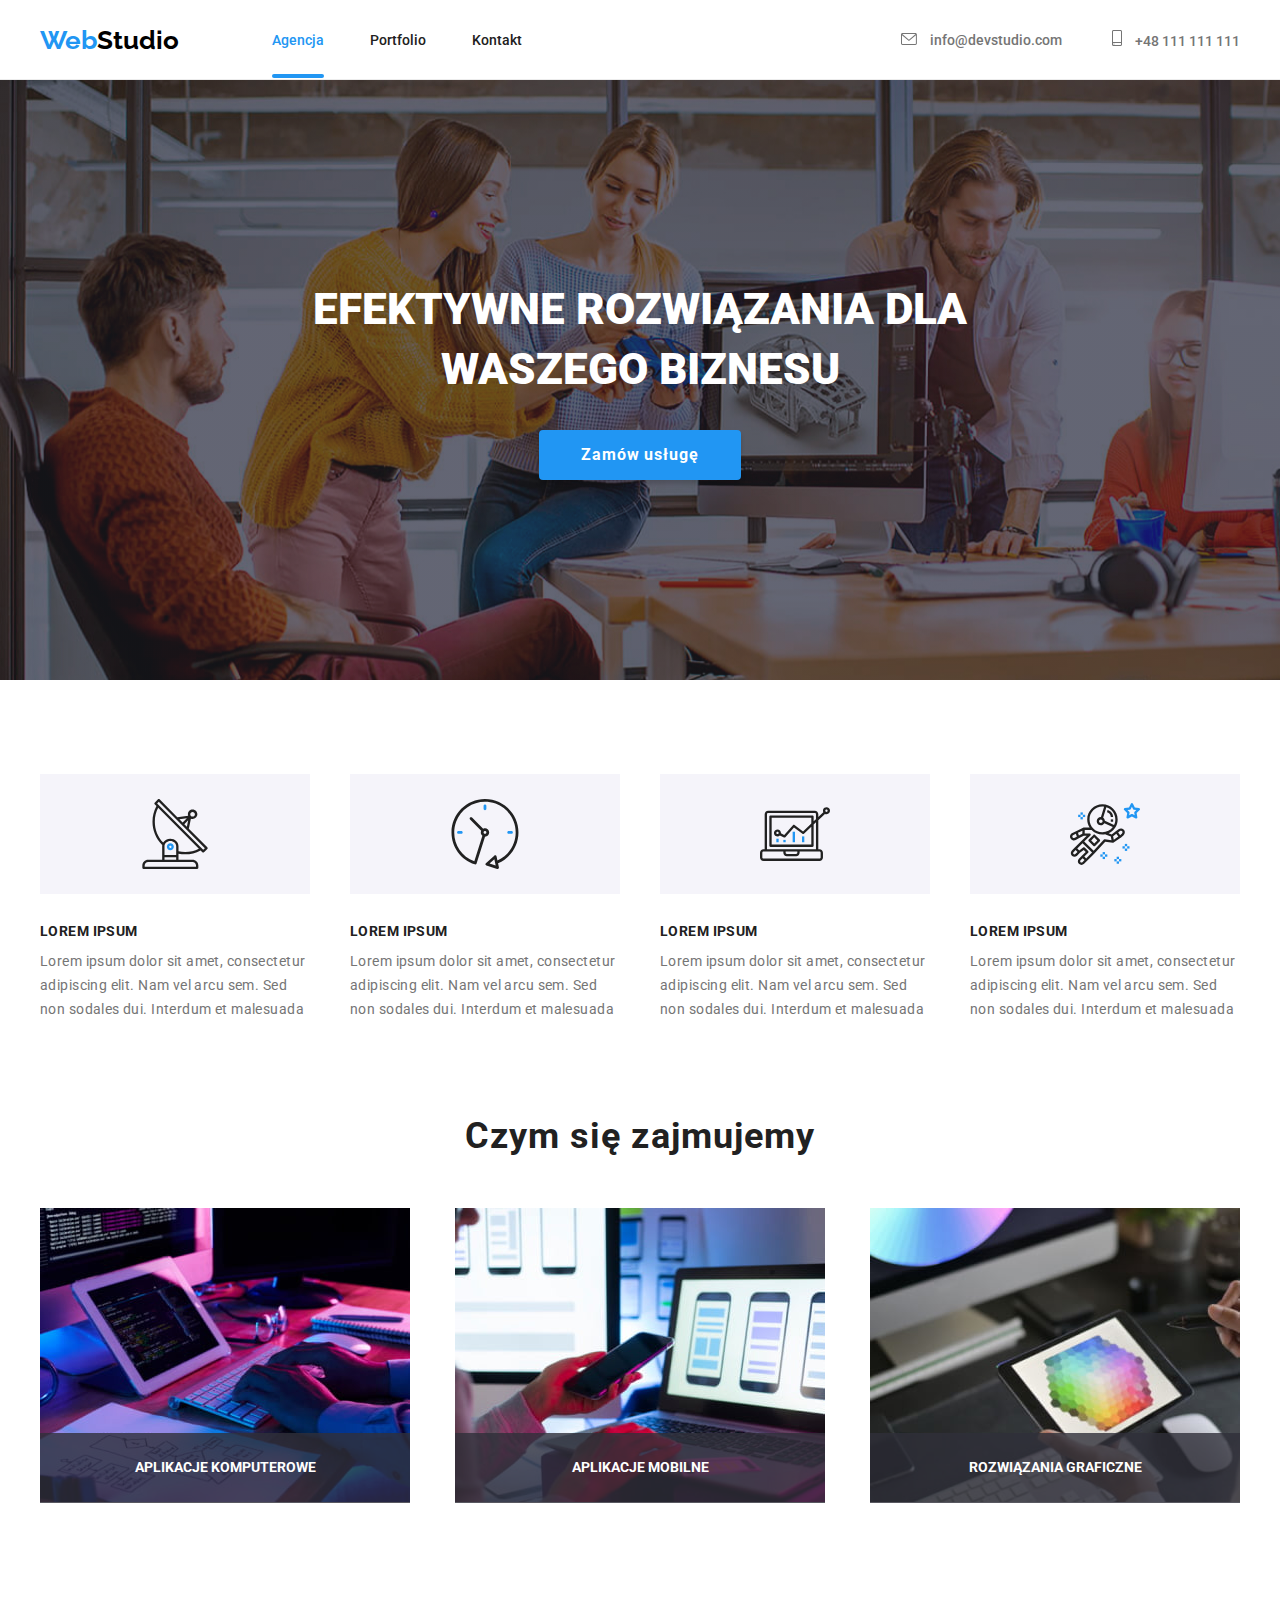
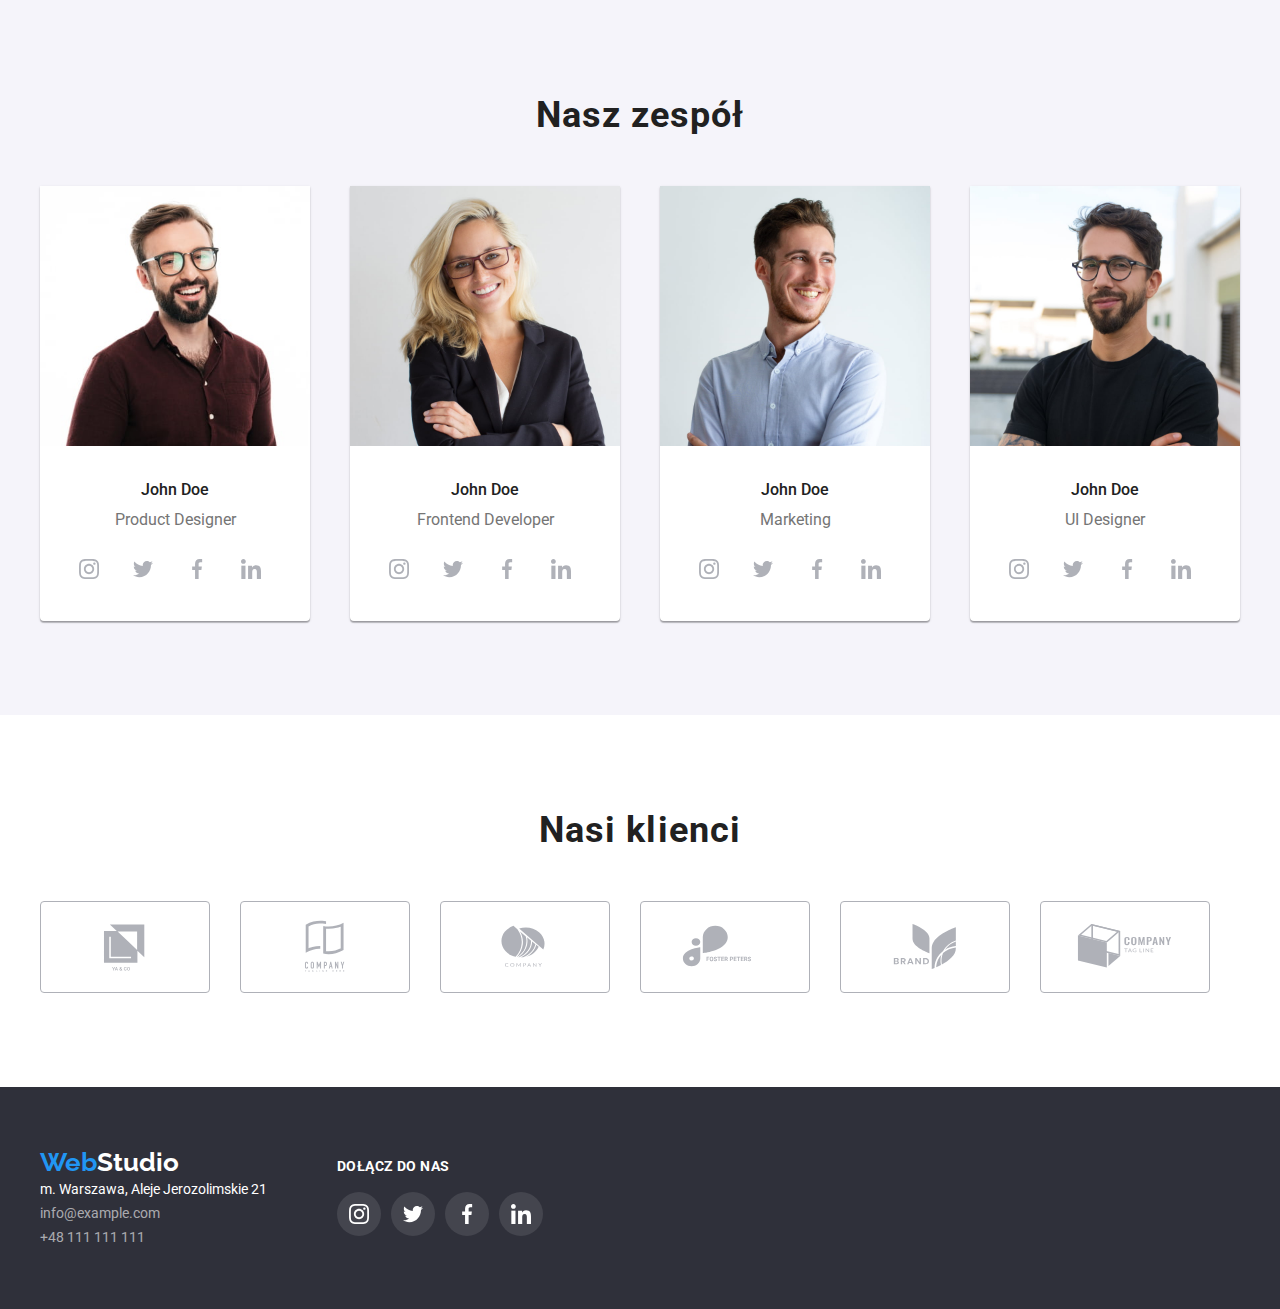
<file: index.html>
<!DOCTYPE html>
<html lang="pl">
  <head>
    <link
    rel="stylesheet"
    href="https://cdnjs.cloudflare.com/ajax/libs/modern-normalize/1.0.0/modern-normalize.min.css"
    />
    <meta charset="utf-8" />
    <meta http-equiv="x-ua-compatible" content="ie=edge" />
    <meta name="viewport" content="width=device-width, initial-scale=1.0" />
    <link rel="stylesheet" href="./css/styles.css" />
    <link rel="preconnect" href="https://fonts.googleapis.com" />
    <link rel="preconnect" href="https://fonts.gstatic.com" crossorigin />
    <link
      href="https://fonts.googleapis.com/css2?family=Raleway:wght@700&family=Roboto:ital,wght@0,400;0,500;0,700;0,900;1,400;1,500;1,700;1,900&display=swap"
      rel="stylesheet"
    />
    <title>WebStudio</title>
  </head>

  <body>
    <!-- Header -->
    <header class="header">
      <div class="container">
        <div class="header-menu">
          <div class="header-menu-items">
            <a
              class="link-webstudio"
              href="https://vigab.github.io/goit-markup-hw-05/"
            >
              <h2 class="web">Web<span class="studio">Studio</span></h2>
            </a>
            <nav>
              <ul class="header-menu-items-nav">
                <li>
                  <a class="header-menu-items-nav-link current" href="index.html">Agencja</a>
                </li>
                <li>
                  <a class="header-menu-items-nav-link" href="portfolio.html">Portfolio</a>
                </li>
                <li>
                  <a class="header-menu-items-nav-link" href="kontakt.html">Kontakt</a>
                </li>
              </ul>
              </div>
            </nav>
            <ul class="header-menu-items-contact">
              <li>
                <a class="header-menu-items-contact-link" href="mailto:info@devstudio.com">
                  <svg class="contact-icon" width="16px" height="12px">
                    <use href="./images/icons.svg#icon-email"></use>
                  </svg>
                info@devstudio.com</a>
              </li>
              <li>
                <a class="header-menu-items-contact-link" href="tel:+48111111111"
                  >
                  <svg class="contact-icon" width="10px" height="16px">
                    <use href="./images/icons.svg#icon-tel"></use>
                  </svg>
                  +48 111 111 111</a
                >
              </li>
            </ul>
        </div>
      </div>
    </header>
    <main>
      <!-- Section Title -->
      <section class="section-title section">
        <div class="container">
          <h1 class="title-main">EFEKTYWNE ROZWIĄZANIA DLA WASZEGO BIZNESU</h1>
          <button type="button" class="button-main" data-modal-open>Zamów usługę
          </button>
        </div>
      </section>
      <!-- Section Info -->
      <section class="section section-assets">
        <div class="container">
          <ul class="section-info">
            <li class="section-info-container">
              <div class="section-info-icon">
                <svg class="icon" width="70" height="70">
                  <use href="./images/icons.svg#icon-antenna"></use>
                </svg>
              </div>
              <h3 class="section-info-title">LOREM IPSUM</h3>
              <p class="section-info-title-text">
                Lorem ipsum dolor sit amet, consectetur adipiscing elit. Nam vel
                arcu sem. Sed non sodales dui. Interdum et malesuada
              </p>
            </li>
            <li class="section-info-container">
              <div class="section-info-icon">
                <svg class="icon" width="70" height="70">
                  <use href="./images/icons.svg#icon-clock"></use>
                </svg>
              </div>
              <h3 class="section-info-title">LOREM IPSUM</h3>
              <p class="section-info-title-text">
                Lorem ipsum dolor sit amet, consectetur adipiscing elit. Nam vel
                arcu sem. Sed non sodales dui. Interdum et malesuada
              </p>
            </li>
            <li class="section-info-container">
              <div class="section-info-icon">
                <svg class="icon" width="70" height="70">
                  <use href="./images/icons.svg#icon-diagram"></use>
                </svg>
              </div>
              <h3 class="section-info-title">LOREM IPSUM</h3>
              <p class="section-info-title-text">
                Lorem ipsum dolor sit amet, consectetur adipiscing elit. Nam vel
                arcu sem. Sed non sodales dui. Interdum et malesuada
              </p>
            </li>
            <li class="section-info-container">
              <div class="section-info-icon">
                <svg class="icon" width="70" height="70">
                  <use href="./images/icons.svg#icon-astronaut"></use>
                </svg>
              </div>
              <h3 class="section-info-title">LOREM IPSUM</h3>
              <p class="section-info-title-text">
                Lorem ipsum dolor sit amet, consectetur adipiscing elit. Nam vel
                arcu sem. Sed non sodales dui. Interdum et malesuada
              </p>
            </li>
          </ul>
        </div>
      </section>
      <!-- Section What we do -->
      <section class="section">
        <div class="container">
          <h2 class="title-section">Czym się zajmujemy</h2>
          <ul class="title-section-list">
            <li class="title-section-list-item">
              <img
                src="./images/1up.jpg"
                alt="praca przy komputerze 1"
                width="370"
                height="294"
              />
              <p class="title-section-list-item-addon">Aplikacje Komputerowe</p>
            </li>
            <li class="title-section-list-item">
              <img
                src="./images/2up.jpg"
                alt="praca przy komputerze 2"
                width="370"
                height="294"
              />
              <p class="title-section-list-item-addon">Aplikacje Mobilne</p>
            </li>
            <li class="title-section-list-item">
              <img
                src="./images/3up.jpg"
                alt="praca przy komputerze 3"
                width="370"
                height="294"
              />
              <p class="title-section-list-item-addon">Rozwiązania Graficzne</p>
            </li>
          </ul>
        </div>
      </section>
      <!-- Section Our Team-->
      <section class="our-team section">
        <div class="container">
          <h2 class="title-section">Nasz zespół</h2>
          <ul class="our-team-list">
            <li class="our-team-list-item">
              <figure class="our-team-image">
                <img
                  src="./images/1down.jpg"
                  alt="pracownik 1"
                  width="270"
                  height="260"
                />
                <figcaption>
                  <h4 class="name">John Doe</h4>
                  <p class="occupation">Product Designer</p>
                  <ul class="our-team-icons-list">
                    <li>
                      <a class="our-team-icons-item" href="">
                        <svg class="social-icon" width="20" height="20">
                          <use
                            href="./images/icons.svg#icon-instagram"
                          ></use>
                        </svg>
                      </a>
                    </li>
                    <li>
                      <a class="our-team-icons-item" href="">
                        <svg class="social-icon" width="20" height="20">
                          <use
                            href="./images/icons.svg#icon-twitter"
                          ></use>
                        </svg>
                      </a>
                    </li>
                    <li>
                      <a class="our-team-icons-item" href="">
                        <svg class="social-icon" width="20" height="20">
                          <use
                            href="./images/icons.svg#icon-facebook"
                          ></use>
                        </svg>
                      </a>
                    </li>
                    <li>
                      <a class="our-team-icons-item" href="">
                        <svg class="social-icon" width="20" height="20">
                          <use
                            href="./images/icons.svg#icon-linkedin"
                          ></use>
                        </svg>
                      </a>
                    </li>
                  </ul>
                </figcaption>
              </figure>
            </li>
            <li class="our-team-list-item">
              <figure class="our-team-image">
                <img
                  src="./images/2down.jpg"
                  alt="pracownik 2"
                  width="270"
                  height="260"
                />
                <figcaption>
                  <h4 class="name">John Doe</h4>
                  <p class="occupation">Frontend Developer</p>
                  <ul class="our-team-icons-list">
                    <li>
                      <a class="our-team-icons-item" href="">
                        <svg class="social-icon" width="20" height="20">
                          <use
                            href="./images/icons.svg#icon-instagram"
                          ></use>
                        </svg>
                      </a>
                    </li>
                    <li>
                      <a class="our-team-icons-item" href="">
                        <svg class="social-icon" width="20" height="20">
                          <use
                            href="./images/icons.svg#icon-twitter"
                          ></use>
                        </svg>
                      </a>
                    </li>
                    <li>
                      <a class="our-team-icons-item" href="">
                        <svg class="social-icon" width="20" height="20">
                          <use
                            href="./images/icons.svg#icon-facebook"
                          ></use>
                        </svg>
                      </a>
                    </li>
                    <li>
                      <a class="our-team-icons-item" href="">
                        <svg class="social-icon" width="20" height="20">
                          <use
                            href="./images/icons.svg#icon-linkedin"
                          ></use>
                        </svg>
                      </a>
                    </li>
                  </ul>
                </figcaption>
              </figure>
            </li>
            <li class="our-team-list-item">
              <figure class="our-team-image">
                <img
                  src="./images/3down.jpg"
                  alt="pracownik 3"
                  width="270"
                  height="260"
                />
                <figcaption>
                  <h4 class="name">John Doe</h4>
                  <p class="occupation">Marketing</p>
                  <ul class="our-team-icons-list">
                    <li>
                      <a class="our-team-icons-item" href="">
                        <svg class="social-icon" width="20" height="20">
                          <use
                            href="./images/icons.svg#icon-instagram"
                          ></use>
                        </svg>
                      </a>
                    </li>
                    <li>
                      <a class="our-team-icons-item" href="">
                        <svg class="social-icon" width="20" height="20">
                          <use
                            href="./images/icons.svg#icon-twitter"
                          ></use>
                        </svg>
                      </a>
                    </li>
                    <li>
                      <a class="our-team-icons-item" href="">
                        <svg class="social-icon" width="20" height="20">
                          <use
                            href="./images/icons.svg#icon-facebook"
                          ></use>
                        </svg>
                      </a>
                    </li>
                    <li>
                      <a class="our-team-icons-item" href="">
                        <svg class="social-icon" width="20" height="20">
                          <use
                            href="./images/icons.svg#icon-linkedin"
                          ></use>
                        </svg>
                      </a>
                    </li>
                  </ul>
                </figcaption>
              </figure>
            </li>
            <li class="our-team-list-item">
              <figure class="our-team-image">
                <img
                  src="./images/4down.jpg"
                  alt="pracownik 4"
                  width="270"
                  height="260"
                />
                <figcaption>
                  <h4 class="name">John Doe</h4>
                  <p class="occupation">UI Designer</p>
                  <ul class="our-team-icons-list">
                    <li>
                      <a class="our-team-icons-item" href="">
                        <svg class="social-icon" width="20" height="20">
                          <use
                            href="./images/icons.svg#icon-instagram"
                          ></use>
                        </svg>
                      </a>
                    </li>
                    <li>
                      <a class="our-team-icons-item" href="">
                        <svg class="social-icon" width="20" height="20">
                          <use
                            href="./images/icons.svg#icon-twitter"
                          ></use>
                        </svg>
                      </a>
                    </li>
                    <li>
                      <a class="our-team-icons-item" href="">
                        <svg class="social-icon" width="20" height="20">
                          <use
                            href="./images/icons.svg#icon-facebook"
                          ></use>
                        </svg>
                      </a>
                    </li>
                    <li>
                      <a class="our-team-icons-item" href="">
                        <svg class="social-icon" width="20" height="20">
                          <use
                            href="./images/icons.svg#icon-linkedin"
                          ></use>
                        </svg>
                      </a>
                    </li>
                  </ul>
                </figcaption>
              </figure>
            </li>
          </ul>
        </div>
      </section>
      <!-- Section Our Clients-->
      <section class="our-customers section">
        <div class="container">
          <h2 class="title-section">Nasi klienci</h2>
          <ul class="our-customers-list">
            <li>
              <a class="our-customers-item">
                <svg class="customers-icon" width="106" height="60">
                  <use href="./images/icons.svg#icon-logo1"></use>
                </svg>
              </a>
            </li>
            <li>
              <a class="our-customers-item">
                <svg class="customers-icon" width="106" height="60">
                  <use href="./images/icons.svg#icon-logo2"></use>
                </svg>
              </a>
            </li>
            <li>
              <a class="our-customers-item">
                <svg class="customers-icon" width="106" height="60">
                  <use href="./images/icons.svg#icon-logo3"></use>
                </svg>
              </a>
            </li>
            <li>
              <a class="our-customers-item">
                <svg class="customers-icon" width="106" height="60">
                  <use href="./images/icons.svg#icon-logo4"></use>
                </svg>
              </a>
            </li>
            <li>
              <a class="our-customers-item">
                <svg class="customers-icon" width="106" height="60">
                  <use href="./images/icons.svg#icon-logo5"></use>
                </svg>
              </a>
            </li>
            <li>
              <a class="our-customers-item">
                <svg class="customers-icon" width="106" height="60">
                  <use href="./images/icons.svg#icon-logo6"></use>
                </svg>
              </a>
            </li>
          </ul>
        </div>
      </section>
    </main>
    <!-- Footer -->
    <footer class="footer">
      <div class="container">
        <div class="footer-flex">
        <div class="footer-left">
        <a class="link-webstudio" href="https://vigab.github.io/goit-markup-hw-03/">
          <h2 class="footer-web">Web<span class="footer-studio">Studio</span></h2>
        </a>
        <address>
          <ul>
            <li>
              <p class="footer-address">m. Warszawa, Aleje Jerozolimskie 21</p>
            </li>
            <li>
              <a class="footer-contact" href="info@example.com"
                >info@example.com</a
              >
            </li>
            <li>
              <a class="footer-contact" href="tel:+48111111111"
                >+48 111 111 111</a
              >
            </li>
          </ul>
        </address>
        </div>
        <div class="footer-right">
          <h6 class="join-us">DOŁĄCZ DO NAS</h6>
          <ul class="footer-social-list">
            <li>
              <a href="" class="footer-social-list-item">
                <svg class="social-icon" width="20" height="20">
                  <use href="./images/icons.svg#icon-instagram"></use>
                </svg>
              </a>
            </li>
            <li>
              <a href="" class="footer-social-list-item">
                <svg class="social-icon" width="20" height="20">
                  <use href="./images/icons.svg#icon-twitter"></use>
                </svg>
              </a>
            </li>
            <li>
              <a href="" class="footer-social-list-item">
                <svg class="social-icon" width="20" height="20">
                  <use href="./images/icons.svg#icon-facebook"></use>
                </svg>
              </a>
            </li>
            <li>
              <a href="" class="footer-social-list-item">
                <svg class="social-icon" width="20" height="20">
                  <use href="./images/icons.svg#icon-linkedin"></use>
                </svg>
              </a>
            </li>
          </ul>
        </div>
        </div>
      </div>
    </footer>
    <!-- Modal-->
    <div class="backdrop is-hidden" data-modal>
      <div class="modal">
        <button type="button" class="close-btn" data-modal-close>X</button>
      </div>
    </div>
    <script src="./js/modal.js"></script>
  </body>
</html>
</file>
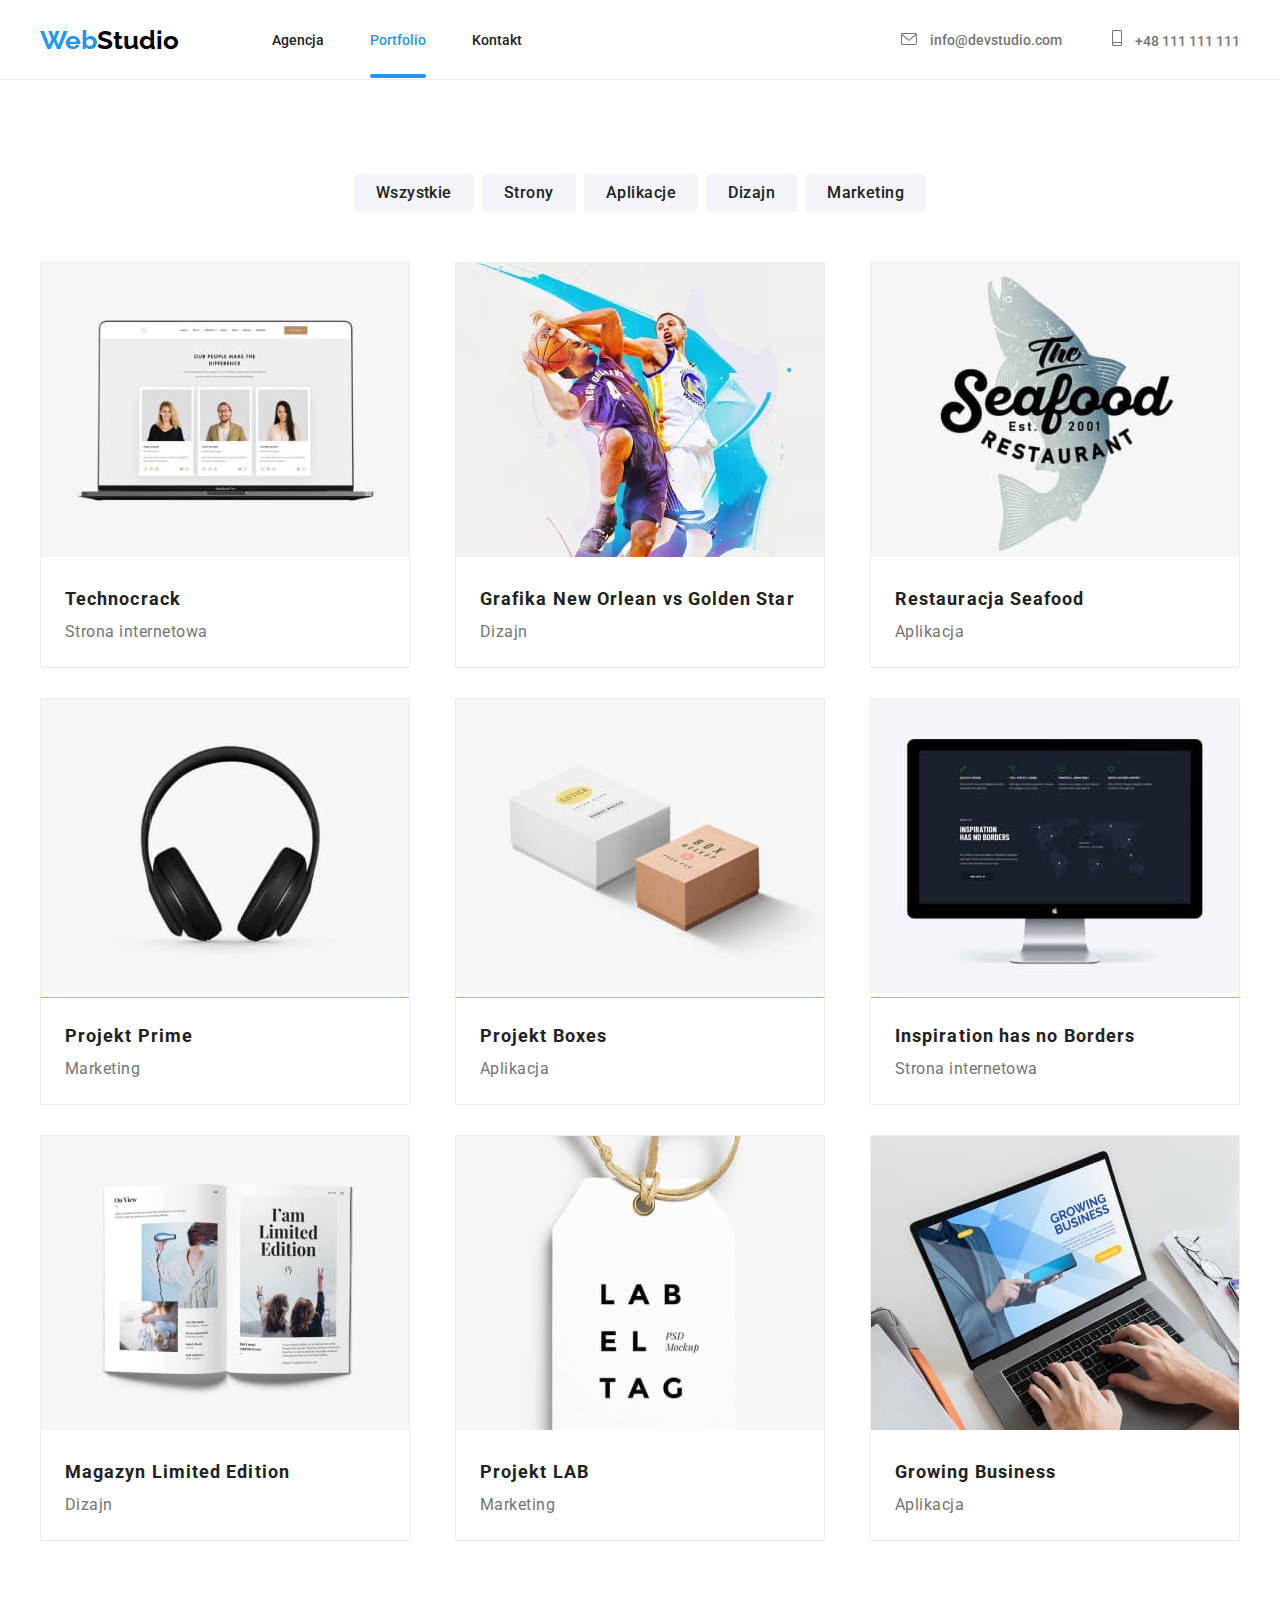
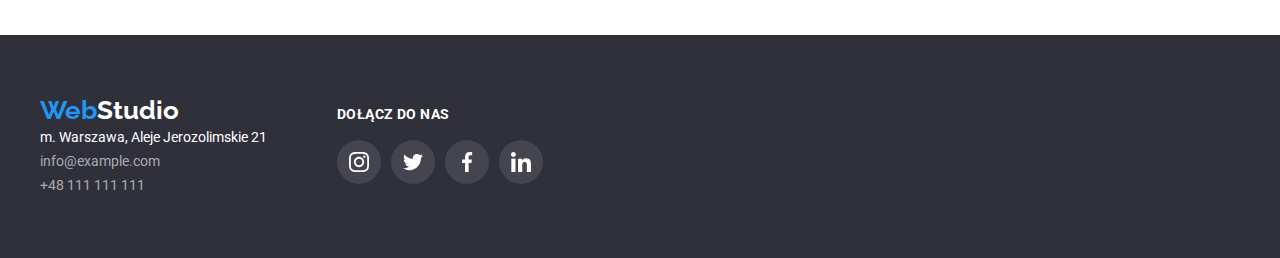
<file: portfolio.html>
<!DOCTYPE html>
<html lang="pl">
  <head>
    <link
    rel="stylesheet"
    href="https://cdnjs.cloudflare.com/ajax/libs/modern-normalize/1.0.0/modern-normalize.min.css"
    />
    <meta charset="utf-8" />
    <meta http-equiv="x-ua-compatible" content="ie=edge" />
    <meta name="viewport" content="width=device-width, initial-scale=1.0" />
    <link rel="stylesheet" href="./css/styles.css" />
    <link rel="preconnect" href="https://fonts.googleapis.com" />
    <link rel="preconnect" href="https://fonts.gstatic.com" crossorigin />
    <link
      href="https://fonts.googleapis.com/css2?family=Raleway:wght@700&family=Roboto:ital,wght@0,400;0,500;0,700;0,900;1,400;1,500;1,700;1,900&display=swap"
      rel="stylesheet"
    />
    <title>WebStudio</title>
  </head>

  <body>
    <!-- Header -->
    <header class="header">
      <div class="container">
        <div class="header-menu">
          <div class="header-menu-items">
            <a
              class="link-webstudio"
              href="https://vigab.github.io/goit-markup-hw-05/"
            >
              <h2 class="web">Web<span class="studio">Studio</span></h2>
            </a>
            <nav>
              <ul class="header-menu-items-nav">
                <li>
                  <a class="header-menu-items-nav-link" href="index.html">Agencja</a>
                </li>
                <li>
                  <a class="header-menu-items-nav-link current" href="portfolio.html">Portfolio</a>
                </li>
                <li>
                  <a class="header-menu-items-nav-link" href="kontakt.html">Kontakt</a>
                </li>
              </ul>
              </div>
            </nav>
            <ul class="header-menu-items-contact">
              <li>
                <a class="header-menu-items-contact-link" href="mailto:info@devstudio.com">
                  <svg class="contact-icon" width="16px" height="12px">
                    <use href="./images/icons.svg#icon-email"></use>
                  </svg>
                info@devstudio.com</a>
              </li>
              <li>
                <a class="header-menu-items-contact-link" href="tel:+48111111111"
                  >
                  <svg class="contact-icon" width="10px" height="16px">
                    <use href="./images/icons.svg#icon-tel"></use>
                  </svg>
                  +48 111 111 111</a
                >
              </li>
            </ul>
        </div>
      </div>
    </header>
    <main>
      <!-- Section Portfolio Buttons -->
      <section class="portfolio-buttons section">
        <div class="container">
          <ul class="portfolio-buttons-list">
            <li class="portfolio-buttons-list-item">
              <button type="button" class="button-portfolio">
                <span class="button-portfolio-text">Wszystkie</span>
              </button>
            </li>
            <li class="portfolio-buttons-list-item">
              <button type="button" class="button-portfolio">
                <span class="button-portfolio-text">Strony</span>
              </button>
            </li>
            <li class="portfolio-buttons-list-item">
              <button type="button" class="button-portfolio">
                <span class="button-portfolio-text">Aplikacje</span>
              </button>
            </li>
            <li class="portfolio-buttons-list-item">
              <button type="button" class="button-portfolio">
                <span class="button-portfolio-text">Dizajn</span>
              </button>
            </li>
            <li class="portfolio-buttons-list-item">
              <button type="button" class="button-portfolio">
                <span class="button-portfolio-text">Marketing</span>
              </button>
            </li>
          </ul>
        </div>
      </section>
      <!-- Section Portfolio Projects -->
      <section class="portfolio-projects section"> 
        <div class="container">
          <ul class="portfolio-projects-list">
            <li class="portfolio-projects-list-item">
              <div class="portfolio-div">
              <figure class="portfolio-projects-image">
                <img
                  src="./images/technocrack.jpg"
                  alt="projekt strony internetowej"
                  width="370"
                  height="294"
                />
                <div class="portfolio-overlay">
                  <p class="portfolio-projects-text">
                    Technocrack jest popularną platformą wykorzystywaną do rozpowrzechniania
                    koronawirusa. Firmy wykorzustuję tę platformę do celów szpiegowskich
                    i ataków na niezabezpieczone serwery konkurencji
                  </p>
                </div>
              </div>
                <figcaption class="portfolio-projects-caption">
                  <h4 class="portfolio-name">Technocrack</h4>
                  <p class="affiliation">Strona internetowa</p>
                </figcaption>
              </figure>
            </li>
            <li class="portfolio-projects-list-item">
              <div class="portfolio-div">
              <figure class="portfolio-projects-image">
                <img
                  src="./images/grafika-new-orlean.jpg"
                  alt="zawodnicy koszykówki"
                  width="370"
                  height="294"
                />
                <div class="portfolio-overlay">
                  <p class="portfolio-projects-text">
                    Technocrack jest popularną platformą wykorzystywaną do rozpowrzechniania
                    koronawirusa. Firmy wykorzustuję tę platformę do celów szpiegowskich
                    i ataków na niezabezpieczone serwery konkurencji
                  </p>
                </div>
              </div>
                <figcaption class="portfolio-projects-caption">
                  <h4 class="portfolio-name">
                    Grafika New Orlean vs Golden Star
                  </h4>
                  <p class="affiliation">Dizajn</p>
                </figcaption>
              </figure>
            </li>
            <li class="portfolio-projects-list-item">
              <div class="portfolio-div">
              <figure class="portfolio-projects-image">
                <img
                  src="./images/restauracja-apka.jpg"
                  alt="logo restauracji"
                  width="370"
                  height="294"
                />
                <div class="portfolio-overlay">
                  <p class="portfolio-projects-text">
                    Technocrack jest popularną platformą wykorzystywaną do rozpowrzechniania
                    koronawirusa. Firmy wykorzustuję tę platformę do celów szpiegowskich
                    i ataków na niezabezpieczone serwery konkurencji
                  </p>
                </div>
              </div>
                <figcaption class="portfolio-projects-caption">
                  <h4 class="portfolio-name">Restauracja Seafood</h4>
                  <p class="affiliation">Aplikacja</p>
                </figcaption>
              </figure>
            </li>
            <li class="portfolio-projects-list-item">
              <div class="portfolio-div">
              <figure class="portfolio-projects-image">
                <img
                  src="./images/projekt-prime.jpg"
                  alt="słuchawki"
                  width="370"
                  height="294"
                />
                <div class="portfolio-overlay">
                  <p class="portfolio-projects-text">
                    Technocrack jest popularną platformą wykorzystywaną do rozpowrzechniania
                    koronawirusa. Firmy wykorzustuję tę platformę do celów szpiegowskich
                    i ataków na niezabezpieczone serwery konkurencji
                  </p>
                </div>
              </div>
                <figcaption class="portfolio-projects-caption">
                  <h4 class="portfolio-name">Projekt Prime</h4>
                  <p class="affiliation">Marketing</p>
                </figcaption>
              </figure>
            </li>
            <li class="portfolio-projects-list-item">
              <div class="portfolio-div">
              <figure class="portfolio-projects-image">
                <img
                  src="./images/projekt-boxes.jpg"
                  alt="pudełka"
                  width="370"
                  height="294"
                />
                <div class="portfolio-overlay">
                  <p class="portfolio-projects-text">
                    Technocrack jest popularną platformą wykorzystywaną do rozpowrzechniania
                    koronawirusa. Firmy wykorzustuję tę platformę do celów szpiegowskich
                    i ataków na niezabezpieczone serwery konkurencji
                  </p>
                </div>
              </div>
                <figcaption class="portfolio-projects-caption">
                  <h4 class="portfolio-name">Projekt Boxes</h4>
                  <p class="affiliation">Aplikacja</p>
                </figcaption>
              </figure>
            </li>
            <li class="portfolio-projects-list-item">
              <div class="portfolio-div">
              <figure class="portfolio-projects-image">
                <img
                  src="./images/isnpiration.jpg"
                  alt="ekran komputerowy"
                  width="370"
                  height="294"
                />
                <div class="portfolio-overlay">
                  <p class="portfolio-projects-text">
                    Technocrack jest popularną platformą wykorzystywaną do rozpowrzechniania
                    koronawirusa. Firmy wykorzustuję tę platformę do celów szpiegowskich
                    i ataków na niezabezpieczone serwery konkurencji
                  </p>
                </div>
              </div>
                <figcaption class="portfolio-projects-caption">
                  <h4 class="portfolio-name">Inspiration has no Borders</h4>
                  <p class="affiliation">Strona internetowa</p>
                </figcaption>
              </figure>
            </li>
            <li class="portfolio-projects-list-item">
              <div class="portfolio-div">
              <figure class="portfolio-projects-image">
                <img
                  src="./images/magazyn.jpg"
                  alt="magazyn"
                  width="370"
                  height="294"
                />
                <div class="portfolio-overlay">
                  <p class="portfolio-projects-text">
                    Technocrack jest popularną platformą wykorzystywaną do rozpowrzechniania
                    koronawirusa. Firmy wykorzustuję tę platformę do celów szpiegowskich
                    i ataków na niezabezpieczone serwery konkurencji
                  </p>
                </div>
              </div>
                <figcaption class="portfolio-projects-caption">
                  <h4 class="portfolio-name">Magazyn Limited Edition</h4>
                  <p class="affiliation">Dizajn</p>
                </figcaption>
              </figure>
            </li>
            <li class="portfolio-projects-list-item">
              <div class="portfolio-div">
              <figure class="portfolio-projects-image">
                <img
                  src="./images/projekt-lab.jpg"
                  alt="eytkieta"
                  width="370"
                  height="294"
                />
                <div class="portfolio-overlay">
                  <p class="portfolio-projects-text">
                    Technocrack jest popularną platformą wykorzystywaną do rozpowrzechniania
                    koronawirusa. Firmy wykorzustuję tę platformę do celów szpiegowskich
                    i ataków na niezabezpieczone serwery konkurencji
                  </p>
                </div>
              </div>
                <figcaption class="portfolio-projects-caption">
                  <h4 class="portfolio-name">Projekt LAB</h4>
                  <p class="affiliation">Marketing</p>
                </figcaption>
              </figure>
            </li>
            <li class="portfolio-projects-list-item">
              <div class="portfolio-div">
              <figure class="portfolio-projects-image">
                <img
                  src="./images/growing.jpg"
                  alt="laptop"
                  width="370"
                  height="294"
                />
                <div class="portfolio-overlay">
                  <p class="portfolio-projects-text">
                    Technocrack jest popularną platformą wykorzystywaną do rozpowrzechniania
                    koronawirusa. Firmy wykorzustuję tę platformę do celów szpiegowskich
                    i ataków na niezabezpieczone serwery konkurencji
                  </p>
                </div>
              </div>
                <figcaption class="portfolio-projects-caption">
                  <h4 class="portfolio-name">Growing Business</h4>
                  <p class="affiliation">Aplikacja</p>
                </figcaption>
              </figure>
            </li>
          </ul> 
        </div>
      </section>
    </main>
    <!-- Footer -->
    <footer class="footer">
      <div class="container">
        <div class="footer-flex">
        <div class="footer-left">
        <a class="link-webstudio" href="https://vigab.github.io/goit-markup-hw-03/">
          <h2 class="footer-web">Web<span class="footer-studio">Studio</span></h2>
        </a>
        <address>
          <ul>
            <li>
              <p class="footer-address">m. Warszawa, Aleje Jerozolimskie 21</p>
            </li>
            <li>
              <a class="footer-contact" href="info@example.com"
                >info@example.com</a
              >
            </li>
            <li>
              <a class="footer-contact" href="tel:+48111111111"
                >+48 111 111 111</a
              >
            </li>
          </ul>
        </address>
        </div>
        <div class="footer-right">
          <h6 class="join-us">DOŁĄCZ DO NAS</h6>
          <ul class="footer-social-list">
            <li>
              <a href="" class="footer-social-list-item">
                <svg class="social-icon" width="20" height="20">
                  <use href="./images/icons.svg#icon-instagram"></use>
                </svg>
              </a>
            </li>
            <li>
              <a href="" class="footer-social-list-item">
                <svg class="social-icon" width="20" height="20">
                  <use href="./images/icons.svg#icon-twitter"></use>
                </svg>
              </a>
            </li>
            <li>
              <a href="" class="footer-social-list-item">
                <svg class="social-icon" width="20" height="20">
                  <use href="./images/icons.svg#icon-facebook"></use>
                </svg>
              </a>
            </li>
            <li>
              <a href="" class="footer-social-list-item">
                <svg class="social-icon" width="20" height="20">
                  <use href="./images/icons.svg#icon-linkedin"></use>
                </svg>
              </a>
            </li>
          </ul>
        </div>
        </div>
      </div>
    </footer>
  </body>
</html>
</file>
<file: css/styles.css>
/*all*/
body {
    font-family: 'Roboto',
            sans-serif;
    color: black;
}

:root {
    --main-blue: #2196F3;
    --lighter-black: #212121;
    --main-grey: #757575;
    --background-dark: #2F303A;
    --button-grey: #F5F4FA;
    --background-grey: #F5F4FA;
    --social-icon: #AFB1B8;

}

*,
*::before,
*::after {
  box-sizing: border-box;
}

h1,
h2,
h3,
h4,
h5,
h6,
p,
ul {
    margin: 0;
    padding: 0;
}

ul {
    list-style-type: none;
}

.container {
    max-width: 1200px;
    margin: 0 auto;
}

.section {
    padding-top: 94px;
    padding-bottom: 94px;
}

/*Header*/

.header {
    border-bottom: 1px solid #ececec;
    background-color: #fff;
    padding: 25px 0;
    height: 80px;
}

.header-menu {
    display: flex;
    justify-content: space-between;
    flex-wrap: wrap;
    align-items: center;
}

.header-menu-items {
    display: flex;
    flex-wrap: wrap;
    align-items: center;
    list-style: none;
}

.header-menu-items-nav {
    display: flex;
    flex-wrap: wrap;
    align-items: center;
    list-style: none;
    margin-left: 93px;

}

.header-menu-items-contact {
    display: flex;
    flex-wrap: wrap;
    align-items: center;
    list-style: none;
    margin-left: -50px;
}

.web,
.studio {
    font-family: Raleway, sans-serif;
    font-size: 26px;
    font-weight: 700;
    line-height: 1.19;
}

.web {
    color: var(--main-blue);
}

.studio {
    color: black;
}

.header-menu-items-contact-link:hover,
.header-menu-items-contact-link:focus,
.header-menu-items-nav-link:hover,
.header-menu-items-nav-link:focus {
    color: var(--main-blue);
    
}

.contact-icon:focus,
.contact-icon:hover {
    fill: var(--main-blue);
}

.header-menu-items-nav-link,
.header-menu-items-contact-link,
.link-webstudio {
    text-decoration: none;
    font-weight: 500;
    font-size: 14px;
    line-height: 1.14em;
}

.header-menu-items-nav-link {
    color: var(--lighter-black);
    transition: 250ms cubic-bezier(0.4, 0, 0.2, 1);
    position: relative;
    margin-right: 46px;
}

.header-menu-items-contact-link {
    color: var(--main-grey);
    margin-left: 50px;
    transition: 250ms cubic-bezier(0.4, 0, 0.2, 1);
}

.contact-icon {
    margin-right: 10px;
    fill: currentColor;
}

.header-menu-items-nav-link.current {
    color: var(--main-blue);
}

.header-menu-items-nav-link.current::after { 
    content: '';
    position: absolute;
    display: block;
    width: 100%;
    height: 4px;
    border-radius: 2px;
    bottom: -30px;
    background-color: var(--main-blue);
  }

/*Sections main page*/

.section-title {
    background-color: var(--background-dark);
    text-align: center;
    padding: 200px 0;
    background-image: linear-gradient(rgba(47, 48, 58, 0.4), rgba(47, 48, 58, 0.4)), url(../images/background.jpg);
}


.our-team {
    background-color: var(--background-grey);
}

.title-main {
    color: white;
    font-size: 44px;
    font-weight: 900;
    text-align: center;
    line-height: 1.36em;
    max-width: 696px;
    margin: 0 auto 30px;

}

.button-main {
    background-color: var(--main-blue);
    cursor: pointer;
    border: 0px;
    color: white;
    font-size: 16px;
    font-weight: 700;
    text-align: center;
    line-height: 1.875em;
    padding: 10px 42px;
    border-radius: 4px;
    letter-spacing: 0.06em;
    box-shadow: 0px 4px 4px rgba(0, 0, 0, 0.15);
    border-radius: 4px;
    transition: 250ms cubic-bezier(0.4, 0, 0.2, 1);
}

.button-main:hover {
    background-color: #2196F3CC;
    box-shadow: 0px 4px 4px rgba(0, 0, 0, 0.25);
}

.section-assets {
    padding-bottom: 0px;
}

.section-info {
    display: flex;
    list-style-type: none;
    flex-wrap: wrap;
    margin-bottom: -30px;
    justify-content: space-between;
}

.section-info-container {
    margin-bottom: 30px;
    max-width: 270px;
}

.section-info-title {
    font-weight: 700;
    font-size: 14px;
    text-transform: uppercase;
    color: var(--lighter-black);
    line-height: 1.14em;
    margin-bottom: 10px;
    letter-spacing: 0.03em;
}

.section-info-title-text {
    font-size: 14px;
    color: var(--main-grey);
    line-height: 1.71em;
    letter-spacing: 0.03em;
}

.section-info-icon {
    display: flex;
    width: 270px;
    height: 120px;
    align-items: center;
    justify-content: center;
    flex-direction: column;
    margin-bottom: 30px;
    background-color: var(--background-grey);
}

.title-section {
    font-size: 36px;
    font-weight: 700;
    text-align: center;
    color: var(--lighter-black);
    line-height: 1.17em;
    margin-bottom: 50px;
    letter-spacing: 0.03em;
}

.title-section-list {
    display: flex;
    flex-wrap: wrap;
    margin-bottom: -30px;
    justify-content: space-between;
    
}

.title-section-list-item {
    margin-bottom: 30px;
    position: relative;
}

.title-section-list-item-addon {
    width: 100%;
    position: absolute;
    bottom: 3px;
    left: 0;
    padding: 27px 0px;
    font-weight: bold;
    font-size: 14px;
    line-height: 1.14;
    text-align: center;
    text-transform: uppercase;
    color: #ffffff;
    background-color: rgba(47, 48, 58, 0.8);
  }

.our-team-list {
    list-style-type: none;
    display: flex;
    flex-wrap: wrap;
    margin-bottom: -30px;
    justify-content: space-between;
}

.our-team-list-item {
    background-color: #fff;
    text-align: center;
    box-shadow: 0px 1px 3px rgba(0, 0, 0, 0.12), 0px 1px 1px rgba(0, 0, 0, 0.14), 0px 2px 1px rgba(0, 0, 0, 0.2);
    border-radius: 0px 0px 4px 4px;
    margin-bottom: 30px;
}

.our-team-image {
    margin: 0px;
}

.name {
    font-weight: 500;
    font-size: 16px;
    text-align: center;
    color: var(--lighter-black);
    line-height: 1.19em;
    padding-top: 30px;
    margin-bottom: 10px;
}

.occupation {
    font-size: 16px;
    text-align: center;
    color: var(--main-grey);
    line-height: 1.19em;
    padding-bottom: 18px;
}

.our-team-icons-list {
    display: flex;
    justify-content: center;
    padding-bottom: 30px;
  }

.our-team-icons-item {
    display: flex;
    align-items: center;
    justify-content: center;
    fill: var(--social-icon);
    width: 44px;
    height: 44px;
    border-radius: 50%;
    margin-right: 10px;
    transition: 250ms cubic-bezier(0.4, 0, 0.2, 1);
  }

.our-team-icons-item:hover,
.our-team-icons-item:focus {
  background-color: var(--main-blue);
  fill: #ffffff;
}

.our-customers-list {
    display: flex;
    justify-content: center;
  }

.our-customers-item {
    display: flex;
    align-items: center;
    justify-content: center;
    cursor: pointer;
    fill: var(--social-icon);
    width: 170px;
    height: 92px;
    border: 1px solid #afb1b8;
    border-radius: 4px;
    margin-right: 30px;
    transition: 250ms cubic-bezier(0.4, 0, 0.2, 1);
  }

.our-customers-item:hover,
.our-customers-item:focus {
    border-color: var(--main-blue);
    fill: var(--main-blue);
  }


/* Section portfolio */

.portfolio-buttons {
    padding-bottom: 0px;
}

.portfolio-projects {
    padding-top: 0px;
}

.button-portfolio {
    background-color: var(--button-grey);
    cursor: pointer;
    border: 0px;
    padding: 6px 22px;
    border-radius: 4px;
    transition: 250ms cubic-bezier(0.4, 0, 0.2, 1);

}

.button-portfolio:hover,
.button-portfolio:focus {
    background-color: var(--main-blue);
    box-shadow: 0px 4px 4px rgba(0, 0, 0, 0.25);
}

.button-portfolio:hover > span,
.button-portfolio:focus > span {
    color: white;
}

.button-portfolio-text {
    font-size: 16px;
    font-weight: 500;
    line-height: 1.62em;
    color: var(--lighter-black);
    text-align: center;
    letter-spacing: 0.03em;
}

.portfolio-buttons-list {
    display: flex;
    justify-content: center;
    list-style-type: none;
    flex-wrap: wrap;
    margin-left: -8px;
    margin-bottom: -8px;
    padding-bottom: 50px;
    
}

.portfolio-buttons-list-item {
    margin-left: 8px;
    margin-bottom: 8px;
}

.portfolio-projects-list {
    list-style-type: none;
    display: flex;
    flex-wrap: wrap;
    margin-bottom: -30px;
    justify-content: space-between;
}

.portfolio-projects-list-item {
    margin-bottom: 30px;
    max-width: 370px;
    border: 1px solid #EEEEEE;
    transition: 250ms cubic-bezier(0.4, 0, 0.2, 1);
}

.portfolio-projects-list-item:hover {
    box-shadow: 0px 4px 4px rgba(0, 0, 0, 0.25);
    cursor: pointer;
}


.portfolio-projects-image {
    margin: 0px;
    position: relative;
    overflow: hidden;
}

.portfolio-overlay {
    content: '';
    position: absolute;
    width: 100%;
    height: 100%;
    top: 0;
    left: 0;
    background-color: rgba(33, 150, 243, 0.9);
    transform: translateY(100%);
    transition: transform 250ms cubic-bezier(0.4, 0, 0.2, 1);
}

.portfolio-projects-text {
    position: absolute;
    padding: 63px 24px;
    font-size: 18px;
    line-height: 1.56;
    color: #ffffff;
  }

.portfolio-projects-list-item:hover .portfolio-overlay {
    transform: translateY(0);
  }

.portfolio-projects-caption {
    margin: 20px 24px 20px 24px;
}

.portfolio-name {
    font-weight: 700;
    font-size: 18px;
    line-height: 2em;
    color: var(--lighter-black);
    letter-spacing: 0.06em;
}

.affiliation {
    font-size: 16px;
    line-height: 1.88em;
    color: var(--main-grey);
    letter-spacing: 0.03em;
}

.portfolio-div {
    
    
}



/*Footer*/

.footer {
    background-color: var(--background-dark);
    padding: 60px 0;
}

.footer-web,
.footer-studio {
    font-family: Raleway, sans-serif;
    font-size: 26px;
    font-weight: 700;
    line-height: 1.19em;
}

.footer-web {
    color: var(--main-blue);
}

.footer-studio {
    color: white;
}

.footer-address {
    color: white;
}

.footer-contact:hover,
.footer-contact:focus {
    color: var(--main-blue);
}

.footer-contact {
    text-decoration: none;
    color: rgba(255, 255, 255, 0.6);
    transition: 250ms cubic-bezier(0.4, 0, 0.2, 1);
}

.footer-address,
.footer-contact {
    font-size: 14px;
    line-height: 1.71em;
    font-style: normal;
}

.footer-flex {
    display: flex;
    align-items: baseline;
}

.footer-left {
    margin-right: 70px;
  }

.join-us {
    color: #ffffff;
    font-family: 'Roboto';
    font-style: normal;
    font-weight: 700;
    font-size: 14px;
    line-height: 16px;
    letter-spacing: 0.03em;
    text-transform: uppercase;
}

.footer-social-list {
    display: flex;
    justify-content: center;
    margin-top: 18px;
}

.footer-social-list-item {
    fill: #ffffff;
    background: rgba(255, 255, 255, 0.1);
    margin-right: 10px;
    display: flex;
    align-items: center;
    justify-content: center;
    width: 44px;
    height: 44px;
    border-radius: 50%;
    transition: 250ms cubic-bezier(0.4, 0, 0.2, 1);
}

.footer-social-list-item:hover,
.footer-social-list-item:focus {
  background-color: var(--main-blue);
}


/*Backdrop*/

.is-hidden {
    opacity: 0;
    visibility: hidden;
    pointer-events: none;
}

.close-btn {
    position: absolute;
    display: flex;
    align-items: center;
    justify-content: center;
    top: 8px;
    right: 8px;
    width: 30px;
    height: 30px;
    background-color: #ffffff;
    border: 1px solid rgba(0, 0, 0, 0.1);
    border-radius: 50%;
    cursor: pointer;
}

.close-btn:hover,
.close-btn:focus {
    color: var(--main-blue);
    border-color: var(--main-blue);
}

.backdrop {
    position: fixed;
    display: flex;
    align-items: center;
    justify-content: center;
    width: 100vw;
    height: 100vh;
    background-color: rgba(0, 0, 0, 0.2);;
    top: 0;
    transition: 250ms cubic-bezier(.04,.25,.2,1);
  }

.backdrop.is-hidden .modal {
    transform: scale(0.3);
  }

.modal {
    width: 528px;
    min-height: 581px;
    background-color: #ffffff;
    position: relative;
    transform: scale(1);
    transition: 1000ms cubic-bezier(.04,.25,.2,1);
  }
</file>
